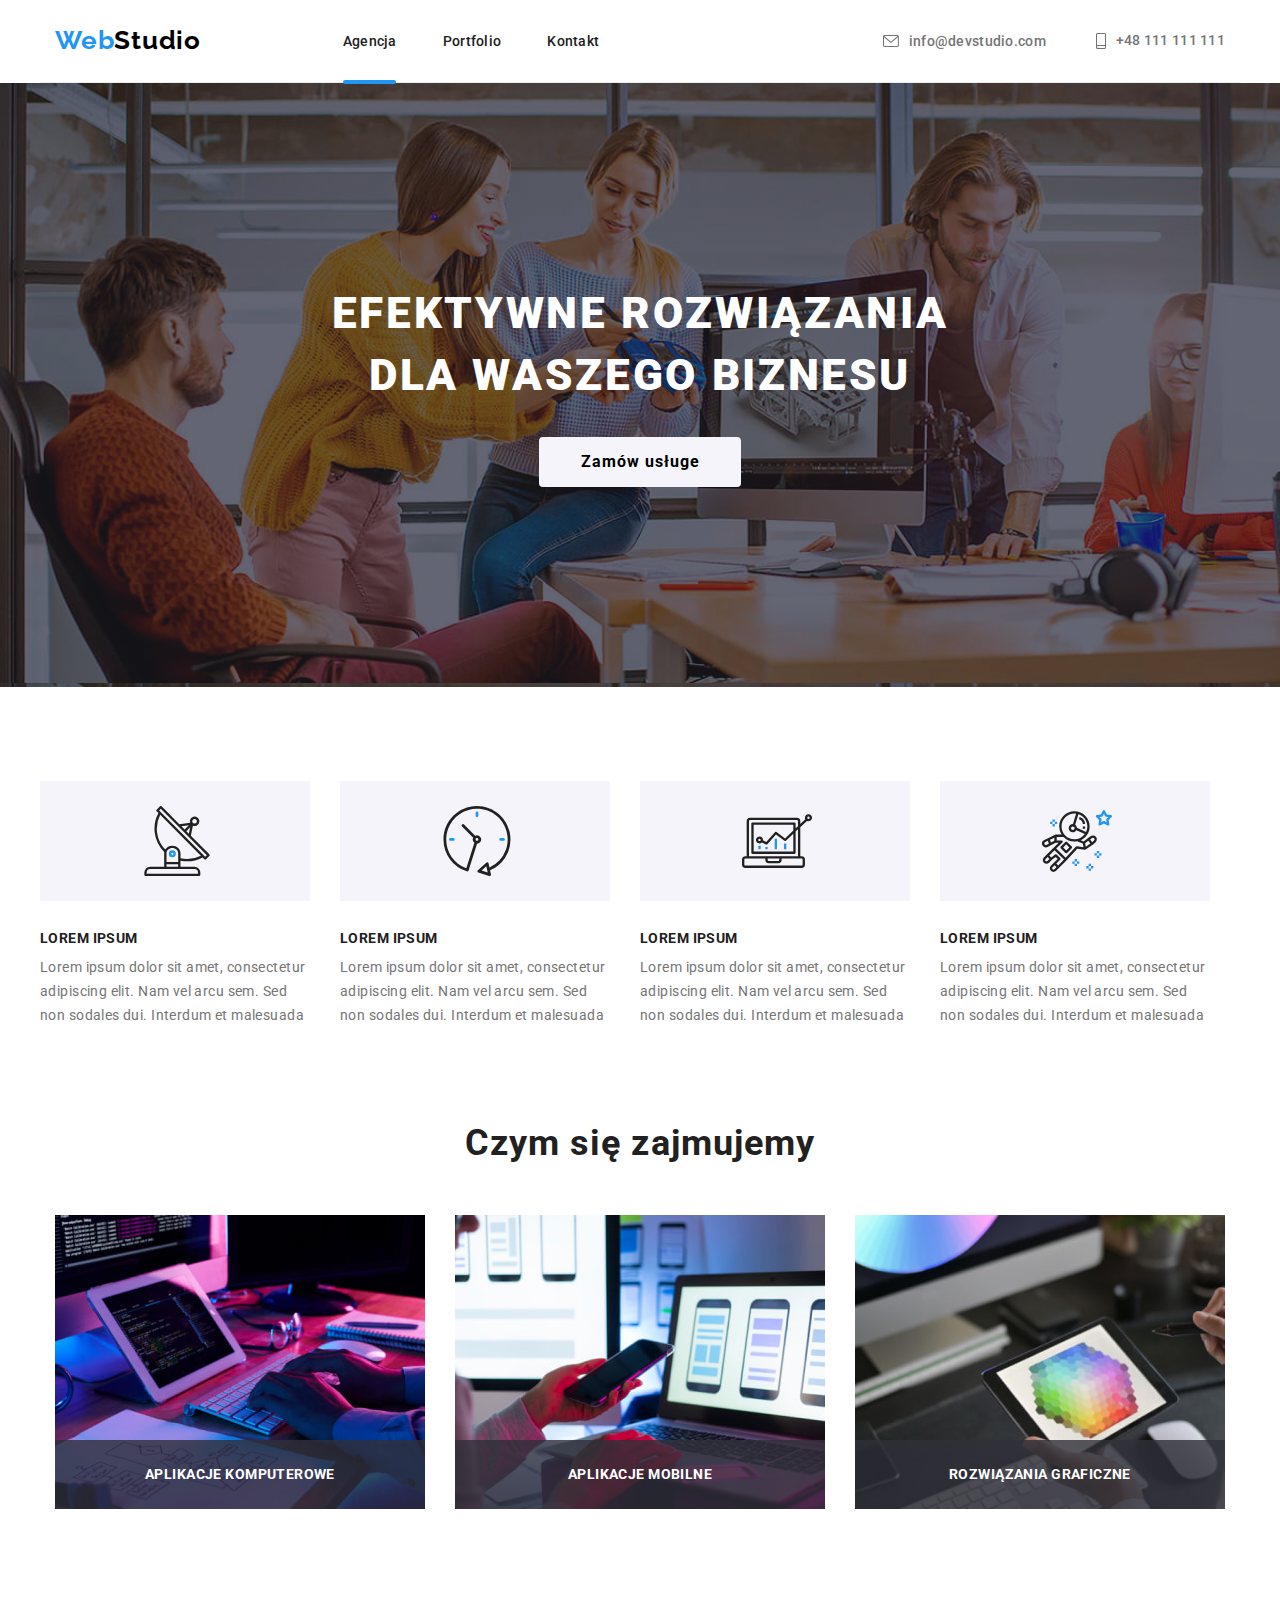
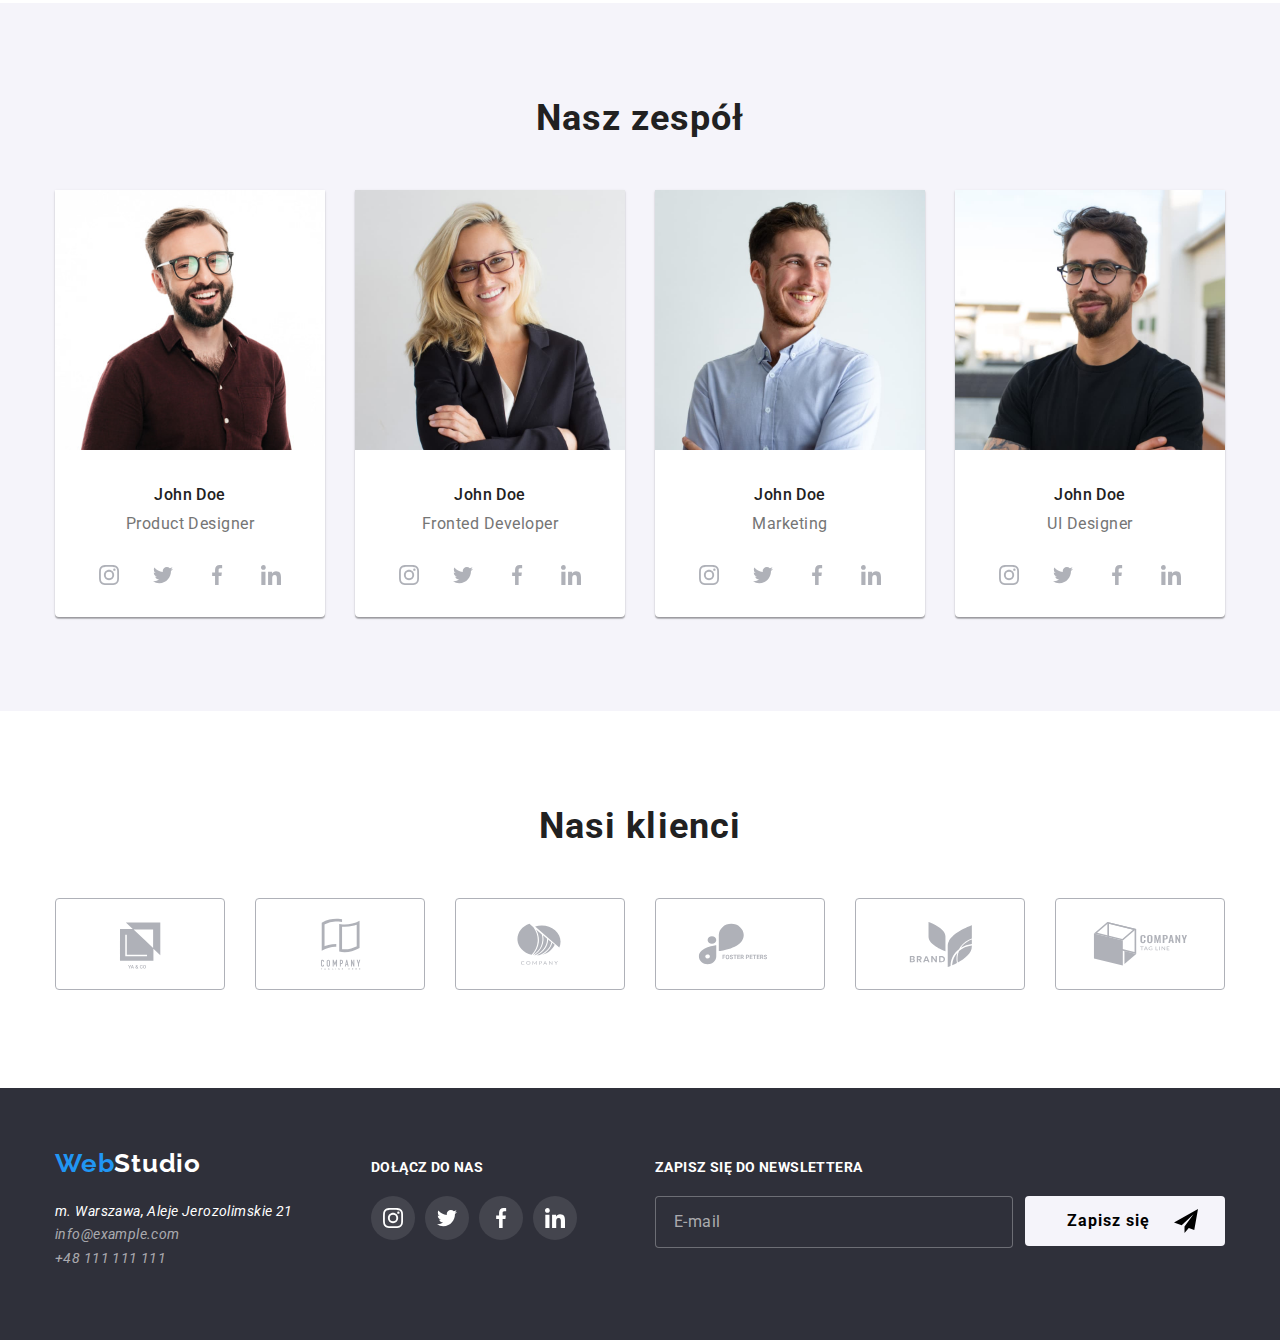
<file: index.html>
<!DOCTYPE html>
<html lang="pl">
  <head>
    <meta charset="UTF-8" />
    <meta http-equiv="X-UA-Compatible" content="IE=edge" />
    <meta name="viewport" content="width=device-width, initial-scale=1.0" />
    <title>EFEKTYWNE ROZWIĄZANIA DLA WASZEGO BIZNESU</title>
    <link rel="preconnect" href="https://fonts.googleapis.com" />
    <link rel="preconnect" href="https://fonts.gstatic.com" crossorigin />
    <link
      href="https://fonts.googleapis.com/css2?family=Raleway:wght@700&family=Roboto:wght@400;500;700;900&display=swap"
      rel="stylesheet"
    />
    <link rel="stylesheet" href="./css/modern-normalize.min.css" />

    <link rel="stylesheet" href="./css/main.min.css" />
  </head>
  <body>
    <header>
      <div class="container header">
        <nav class="logo">
          <a href="./index.html" class="link">
            <span class="logo__web">Web</span
            ><span class="logo__studio">Studio</span></a
          >
        </nav>
        <ul class="nav">
          <li class="nav__item nav__item--active">
            <a class="link nav__link" href="./index.html">Agencja</a>
          </li>
          <li>
            <a class="link nav__link" href="./portfolio.html">Portfolio</a>
          </li>
          <li><a class="link nav__link" href="#">Kontakt</a></li>
        </ul>
        <ul class="header__contact">
          <li>
            <a href="mailto:info@devstudio.com" class="link header__link">
              <svg width="16" height="12">
                <use href="./images/icons.svg#icon-envelope"></use>
              </svg>
              info@devstudio.com
            </a>
          </li>
          <li>
            <a href="tel:48111111111" class="link header__link">
              <svg width="10" height="16">
                <use href="./images/icons.svg#icon-smartphone"></use>
              </svg>
              +48 111 111 111
            </a>
          </li>
        </ul>
      </div>
    </header>
    <!--Menu-->
    <section class="main-section">
      <div class="main-section__box container">
        <h1 class="main-section__header">
          Efektywne rozwiązania dla waszego biznesu
        </h1>
        <button
          data-modal-open
          type="button"
          class="button main-section__button"
        >
          Zamów usługe
        </button>
      </div>
      <div class="backdrop is-hidden" data-modal>
        <div class="modal">
          <button type="button" class="modal__button" data-modal-close>
            <svg width="18" height="18" class="modal__icon">
              <use href="./images/icons.svg#icon-close"></use>
            </svg>
          </button>
          <form name="contact-data-form">
            <h3 class="modal__header">
              Zostaw swoje dane w formularzu poniżej
            </h3>
            <label for="name" class="modal__label">Imie</label>
            <label class="modal__label-box">
              <svg width="18" height="18">
                <use href="./images/icons.svg#icon-person"></use>
              </svg>
              <input type="text" name="name" class="modal__input" id="name" />
            </label>
            <label for="tel" class="modal__label">Telefon</label>
            <label class="modal__label-box">
              <svg width="18" height="18">
                <use href="./images/icons.svg#icon-phone"></use>
              </svg>
              <input type="tel" name="phone" class="modal__input" id="tel" />
            </label>
            <label for="email" class="modal__label">Email</label>
            <label class="modal__label-box">
              <svg width="18" height="18">
                <use href="./images/icons.svg#icon-email"></use>
              </svg>
              <input
                type="email"
                name="email"
                class="modal__input"
                id="email"
              />
            </label>
            <label for="comment" class="modal__label">Komentarz</label>
            <label class="modal__textarea">
              <textarea
                name="comment"
                class="textarea"
                placeholder="Wprowadź tekst"
                id="comment"
              ></textarea>
            </label>
            <div class="regulation">
              <div class="regulation__checkbox">
                <input type="checkbox" id="regulation" />
                <svg width="16" height="15" class="regulation__check">
                  <use href="./images/icons.svg#icon-vector"></use>
                </svg>
              </div>
              <label for="regulation" class="regulation__text"
                >Oświadczam iż akceptuję
                <a href="#" class="regulation__link">Regulamin</a> i
                <a href="#" class="regulation__link"
                  >Politykę Prywatności.</a
                ></label
              >
            </div>
            <div class="submit-box">
              <button type="submit" class="button submit-box__button">
                Wyślij
              </button>
            </div>
          </form>
        </div>
      </div>
    </section>
    <!--Nasze atuty-->
    <section class="section section--padding">
      <div class="container list-box">
        <div class="card">
          <a class="card__background">
            <svg width="70" height="70" class="card__icon">
              <use href="./images/icons.svg#icon-antenna"></use>
            </svg>
          </a>
          <h3 class="card__title">Lorem ipsum</h3>
          <p class="card__description">
            Lorem ipsum dolor sit amet, consectetur adipiscing elit. Nam vel
            arcu sem. Sed non sodales dui. Interdum et malesuada
          </p>
        </div>
        <div class="card">
          <a class="card__background">
            <svg width="70" height="70" class="card__icon">
              <use href="./images/icons.svg#icon-clock"></use>
            </svg>
          </a>
          <h3 class="card__title">Lorem ipsum</h3>
          <p class="card__description">
            Lorem ipsum dolor sit amet, consectetur adipiscing elit. Nam vel
            arcu sem. Sed non sodales dui. Interdum et malesuada
          </p>
        </div>
        <div class="card">
          <a class="card__background">
            <svg width="70" height="70" class="card__icon">
              <use href="./images/icons.svg#icon-diagram"></use>
            </svg>
          </a>
          <h3 class="card__title">Lorem ipsum</h3>
          <p class="card__description">
            Lorem ipsum dolor sit amet, consectetur adipiscing elit. Nam vel
            arcu sem. Sed non sodales dui. Interdum et malesuada
          </p>
        </div>
        <div class="card">
          <a class="card__background">
            <svg width="70" height="70" class="card__icon">
              <use href="./images/icons.svg#icon-astronaut"></use>
            </svg>
          </a>
          <h3 class="card__title">Lorem ipsum</h3>
          <p class="card__description">
            Lorem ipsum dolor sit amet, consectetur adipiscing elit. Nam vel
            arcu sem. Sed non sodales dui. Interdum et malesuada
          </p>
        </div>
      </div>
    </section>
    <!--Czym się zajmujemy-->
    <section class="section">
      <div class="container">
        <h2 class="section__header">Czym się zajmujemy</h2>
        <ul class="list-box">
          <li class="list-box__image">
            <img
              src="./images/aboutus/img1.jpg"
              alt="ręce człowieka piszące kod na komputerze"
              width="370"
              height="294"
            />
            <p class="list-box__description">Aplikacje komputerowe</p>
          </li>
          <li class="list-box__image">
            <img
              src="./images/aboutus/img2.jpg"
              alt="ręce człowieka trzymające telefon"
              width="370"
              height="294"
            />
            <p class="list-box__description">Aplikacje mobilne</p>
          </li>
          <li class="list-box__image">
            <img
              src="./images/aboutus/img3.jpg"
              alt="ręce człowieka trzymające tablet z paletą kolorów"
              width="370"
              height="294"
            />
            <p class="list-box__description">Rozwiązania graficzne</p>
          </li>
        </ul>
      </div>
    </section>
    <!--Nasz zespoł-->
    <section class="section section--team">
      <div class="container">
        <h2 class="section__header">Nasz zespół</h2>
        <ul class="list-box">
          <li class="list-box__business-card">
            <img
              src="./images/team/JohnDoe1.jpg"
              alt="zdjęcie Product Designer "
              width="270"
              height="260"
            />
            <div class="employees">
              <p class="employees__name">John Doe</p>
              <p class="employees__job">Product Designer</p>
            </div>
            <div class="icon-box">
              <a class="icon-box__social">
                <svg width="20" height="20">
                  <use href="./images/icons.svg#icon-instagram"></use>
                </svg>
              </a>
              <a class="icon-box__social">
                <svg width="20" height="20">
                  <use href="./images/icons.svg#icon-twitter"></use>
                </svg>
              </a>
              <a class="icon-box__social">
                <svg width="20" height="20">
                  <use href="./images/icons.svg#icon-facebook"></use>
                </svg>
              </a>
              <a class="icon-box__social">
                <svg width="20" height="20">
                  <use href="./images/icons.svg#icon-linkedin"></use>
                </svg>
              </a>
            </div>
          </li>
          <li class="list-box__business-card">
            <img
              src="./images/team/JohnDoe2.jpg"
              alt="zdjęcie Fronted Developer"
              width="270"
              height="260"
            />
            <div class="employees">
              <p class="employees__name">John Doe</p>
              <p class="employees__job">Fronted Developer</p>
            </div>
            <div class="icon-box">
              <a class="icon-box__social">
                <svg width="20" height="20">
                  <use href="./images/icons.svg#icon-instagram"></use>
                </svg>
              </a>
              <a class="icon-box__social">
                <svg width="20" height="20">
                  <use href="./images/icons.svg#icon-twitter"></use>
                </svg>
              </a>
              <a class="icon-box__social">
                <svg width="20" height="20">
                  <use href="./images/icons.svg#icon-facebook"></use>
                </svg>
              </a>
              <a class="icon-box__social">
                <svg width="20" height="20">
                  <use href="./images/icons.svg#icon-linkedin"></use>
                </svg>
              </a>
            </div>
          </li>
          <li class="list-box__business-card">
            <img
              src="./images/team/JohnDoe3.jpg"
              alt="Zdjęcie Marketingowca"
              width="270"
              height="260"
            />
            <div class="employees">
              <p class="employees__name">John Doe</p>
              <p class="employees__job">Marketing</p>
            </div>
            <div class="icon-box">
              <a class="icon-box__social">
                <svg width="20" height="20">
                  <use href="./images/icons.svg#icon-instagram"></use>
                </svg>
              </a>
              <a class="icon-box__social">
                <svg width="20" height="20">
                  <use href="./images/icons.svg#icon-twitter"></use>
                </svg>
              </a>
              <a class="icon-box__social">
                <svg width="20" height="20">
                  <use href="./images/icons.svg#icon-facebook"></use>
                </svg>
              </a>
              <a class="icon-box__social">
                <svg width="20" height="20">
                  <use href="./images/icons.svg#icon-linkedin"></use>
                </svg>
              </a>
            </div>
          </li>
          <li class="list-box__business-card">
            <img
              src="./images/team/JohnDoe4.jpg"
              alt="Zdjęcie UI Designer"
              width="270"
              height="260"
            />
            <div class="employees">
              <p class="employees__name">John Doe</p>
              <p class="employees__job">UI Designer</p>
            </div>
            <div class="icon-box">
              <a class="icon-box__social">
                <svg width="20" height="20">
                  <use href="./images/icons.svg#icon-instagram"></use>
                </svg>
              </a>
              <a class="icon-box__social">
                <svg width="20" height="20">
                  <use href="./images/icons.svg#icon-twitter"></use>
                </svg>
              </a>
              <a class="icon-box__social">
                <svg width="20" height="20">
                  <use href="./images/icons.svg#icon-facebook"></use>
                </svg>
              </a>
              <a class="icon-box__social">
                <svg width="20" height="20">
                  <use href="./images/icons.svg#icon-linkedin"></use>
                </svg>
              </a>
            </div>
          </li>
        </ul>
      </div>
    </section>

    <!--Nasi Klienci-->
    <section class="section">
      <div class="container">
        <h2 class="section__header">Nasi klienci</h2>
        <ul class="list-box">
          <li>
            <svg
              href="#"
              width="170"
              height="92"
              class="list-box__icon"
              tabinex="0"
            >
              <use
                href="./images/icons.svg#icon-Logo"
                x="32"
                y="16"
                width="106"
                height="60"
              ></use>
            </svg>
          </li>
          <li>
            <svg
              href="#"
              width="170"
              height="92"
              class="list-box__icon"
              tabinex="0"
            >
              <use
                href="./images/icons.svg#icon-Logo-1"
                x="32"
                y="16"
                width="106"
                height="60"
              ></use>
            </svg>
          </li>
          <li>
            <svg
              href="#"
              width="170"
              height="92"
              class="list-box__icon"
              tabinex="0"
            >
              <use
                href="./images/icons.svg#icon-Logo-2"
                x="32"
                y="16"
                width="106"
                height="60"
              ></use>
            </svg>
          </li>
          <li>
            <svg
              href="#"
              width="170"
              height="92"
              class="list-box__icon"
              tabinex="0"
            >
              <use
                href="./images/icons.svg#icon-Logo-3"
                x="32"
                y="16"
                width="106"
                height="60"
              ></use>
            </svg>
          </li>
          <li>
            <svg
              href="#"
              width="170"
              height="92"
              class="list-box__icon"
              tabinex="0"
            >
              <use
                href="./images/icons.svg#icon-Logo-4"
                x="32"
                y="16"
                width="106"
                height="60"
              ></use>
            </svg>
          </li>
          <li>
            <svg
              href="#"
              width="170"
              height="92"
              class="list-box__icon"
              tabinex="0"
            >
              <use
                href="./images/icons.svg#icon-Logo-5"
                x="32"
                y="16"
                width="106"
                height="60"
              ></use>
            </svg>
          </li>
        </ul>
      </div>
    </section>

    <footer class="footer">
      <div class="container footer__box">
        <div class="footer__contact">
          <div class="logo logo--padding">
            <a href="./index.html" class="link"
              ><span class="logo__web">Web</span
              ><span class="logo__studio logo__studio--color">Studio</span></a
            >
          </div>
          <address>
            <ul class="footer__address">
              <li>
                <a
                  class="link footer__link"
                  href="https://goo.gl/maps/kKp96PenNTTpiVe27"
                  >m. Warszawa, Aleje Jerozolimskie 21</a
                >
              </li>
              <li>
                <a
                  class="link footer__link footer__link--color"
                  href="mailto:info@example.com"
                  >info@example.com</a
                >
              </li>
              <li>
                <a
                  class="link footer__link footer__link--color"
                  href="tel:48111111111"
                  >+48 111 111 111</a
                >
              </li>
            </ul>
          </address>
        </div>
        <div class="footer__social">
          <h3 class="footer__header">Dołącz do nas</h3>
          <div class="icon">
            <a class="icon__footer">
              <svg width="20" height="20">
                <use href="./images/icons.svg#icon-instagram"></use>
              </svg>
            </a>
            <a class="icon__footer">
              <svg width="20" height="20">
                <use href="./images/icons.svg#icon-twitter"></use>
              </svg>
            </a>
            <a class="icon__footer">
              <svg width="20" height="20">
                <use href="./images/icons.svg#icon-facebook"></use>
              </svg>
            </a>
            <a class="icon__footer">
              <svg width="20" height="20">
                <use href="./images/icons.svg#icon-linkedin"></use>
              </svg>
            </a>
          </div>
        </div>
        <div class="footer__button-box">
          <form>
            <label class="footer__header">Zapisz się do newslettera</label>
            <label class="footer__label"
              ><input
                type="email"
                name="email-newsletter"
                placeholder="E-mail"
                class="footer__input"
            /></label>
          </form>
          <button type="submit" class="button footer__button">
            Zapisz się
            <svg width="24" height="24" class="button__icon">
              <use href="./images/icons.svg#icon-send"></use>
            </svg>
          </button>
        </div>
      </div>
    </footer>
    <script src="./modal.js"></script>
  </body>
</html>
</file>
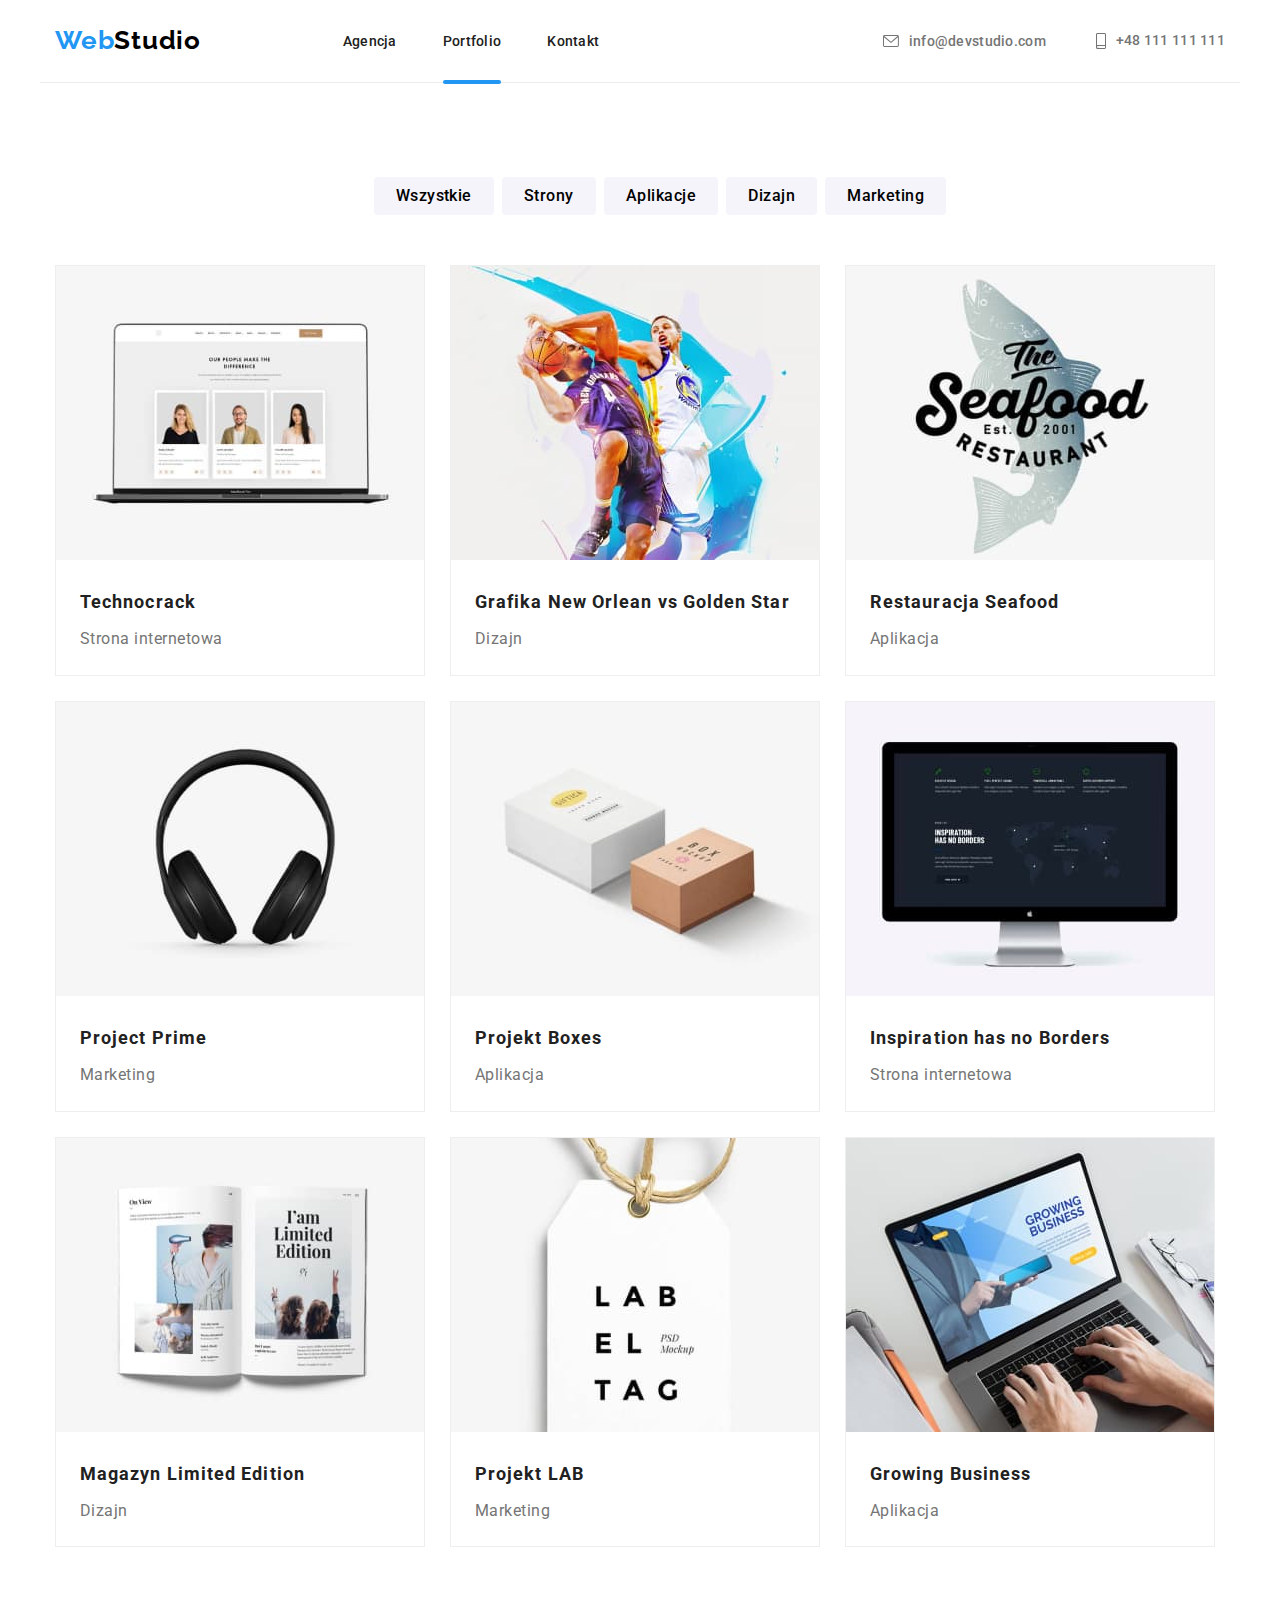
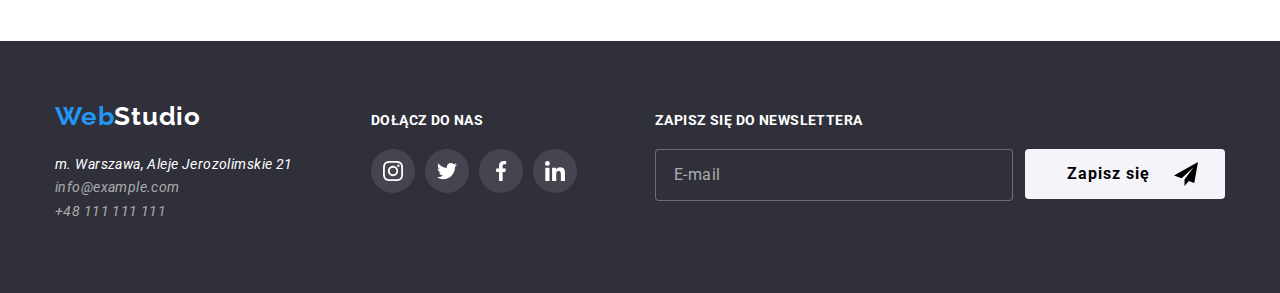
<file: portfolio.html>
<!DOCTYPE html>
<html lang="pl">
  <head>
    <meta charset="UTF-8" />
    <meta http-equiv="X-UA-Compatible" content="IE=edge" />
    <meta name="viewport" content="width=device-width, initial-scale=1.0" />
    <title>PORTFOLIO</title>
    <link rel="preconnect" href="https://fonts.googleapis.com" />
    <link rel="preconnect" href="https://fonts.gstatic.com" crossorigin />
    <link
      href="https://fonts.googleapis.com/css2?family=Raleway:wght@700&family=Roboto:wght@400;500;700;900&display=swap"
      rel="stylesheet"
    />
    <link rel="stylesheet" href="./css/modern-normalize.min.css" />

    <link rel="stylesheet" href="./css/main.min.css" />
  </head>
  <body>
    <header>
      <div class="container header">
        <nav class="logo">
          <a href="./index.html" class="link">
            <span class="logo__web">Web</span
            ><span class="logo__studio">Studio</span></a
          >
        </nav>
        <ul class="nav">
          <li>
            <a class="link nav__link" href="./index.html">Agencja</a>
          </li>
          <li class="nav__item nav__item--active nav__item--width">
            <a class="link nav__link" href="./portfolio.html">Portfolio</a>
          </li>
          <li><a class="link nav__link" href="#">Kontakt</a></li>
        </ul>
        <ul class="header__contact">
          <li>
            <a href="mailto:info@devstudio.com" class="link header__link">
              <svg width="16" height="12">
                <use href="./images/icons.svg#icon-envelope"></use>
              </svg>
              info@devstudio.com
            </a>
          </li>
          <li>
            <a href="tel:48111111111" class="link header__link">
              <svg width="10" height="16">
                <use href="./images/icons.svg#icon-smartphone"></use>
              </svg>
              +48 111 111 111
            </a>
          </li>
        </ul>
      </div>
    </header>
    <!--Menu-->
    <div clas="container">
      <ul class="menu">
        <li>
          <button class="button menu__button" type="button">Wszystkie</button>
        </li>
        <li>
          <button class="button menu__button" type="button">Strony</button>
        </li>
        <li>
          <button class="button menu__button" type="button">Aplikacje</button>
        </li>
        <li>
          <button class="button menu__button" type="button">Dizajn</button>
        </li>
        <li>
          <button class="button menu__button" type="button">Marketing</button>
        </li>
      </ul>
    </div>
    <!--Projekty-->
    <section>
      <div class="container">
        <ul class="gallery">
          <li class="gallery__card">
            <div class="gallery__image">
              <img
                src="./images/portfolio/Technocrack.jpg"
                alt="Strona internetowa pokazana w ekranie laptopa"
                width="370"
                height="294"
              />
              <p class="gallery__description">
                Technocrack jest popularną platformą wykorzystywaną do
                rozpowszechniania koronawirusa. Firmy wykorzystują tę platformę
                do celów szpiegowskich i ataków na niezabezpieczone serwery
                konkurencji.
              </p>
            </div>
            <p class="gallery__title">Technocrack</p>
            <p class="gallery__type">Strona internetowa</p>
          </li>
          <li class="gallery__card">
            <div class="gallery__image">
              <img
                src="./images/portfolio/grafikaneworlean.jpg"
                alt="Dwóch mężczyzn grających w koszykówkę"
                width="370"
                height="294"
              />
              <p class="gallery__description">
                Technocrack jest popularną platformą wykorzystywaną do
                rozpowszechniania koronawirusa. Firmy wykorzystują tę platformę
                do celów szpiegowskich i ataków na niezabezpieczone serwery
                konkurencji.
              </p>
            </div>
            <p class="gallery__title">Grafika New Orlean vs Golden Star</p>
            <p class="gallery__type">Dizajn</p>
          </li>
          <li class="gallery__card">
            <div class="gallery__image">
              <img
                src="./images/portfolio/seafood.jpg"
                alt="Logo aplikacji dla restauracji Seafood"
                width="370"
                height="294"
              />
              <p class="gallery__description">
                Technocrack jest popularną platformą wykorzystywaną do
                rozpowszechniania koronawirusa. Firmy wykorzystują tę platformę
                do celów szpiegowskich i ataków na niezabezpieczone serwery
                konkurencji.
              </p>
            </div>
            <p class="gallery__title">Restauracja Seafood</p>
            <p class="gallery__type">Aplikacja</p>
          </li>
          <li class="gallery__card">
            <div class="gallery__image">
              <img
                src="./images/portfolio/prime.jpg"
                alt="Czarne słuchawki nauszne"
                width="370"
                height="294"
              />
              <p class="gallery__description">
                Technocrack jest popularną platformą wykorzystywaną do
                rozpowszechniania koronawirusa. Firmy wykorzystują tę platformę
                do celów szpiegowskich i ataków na niezabezpieczone serwery
                konkurencji.
              </p>
            </div>
            <p class="gallery__title">Project Prime</p>
            <p class="gallery__type">Marketing</p>
          </li>
          <li class="gallery__card">
            <div class="gallery__image">
              <img
                src="./images/portfolio/box.jpg"
                alt="Dwa pudełka ułożone prostopadle do siebie"
                width="370"
                height="294"
              />
              <p class="gallery__description">
                Technocrack jest popularną platformą wykorzystywaną do
                rozpowszechniania koronawirusa. Firmy wykorzystują tę platformę
                do celów szpiegowskich i ataków na niezabezpieczone serwery
                konkurencji.
              </p>
            </div>
            <p class="gallery__title">Projekt Boxes</p>
            <p class="gallery__type">Aplikacja</p>
          </li>
          <li class="gallery__card">
            <div class="gallery__image">
              <img
                src="./images/portfolio/inspirationhasnoborders.jpg"
                alt="Strona internetowa pokazana w ekranie komputera"
                width="370"
                height="294"
              />
              <p class="gallery__description">
                Technocrack jest popularną platformą wykorzystywaną do
                rozpowszechniania koronawirusa. Firmy wykorzystują tę platformę
                do celów szpiegowskich i ataków na niezabezpieczone serwery
                konkurencji.
              </p>
            </div>
            <p class="gallery__title">Inspiration has no Borders</p>
            <p class="gallery__type">Strona internetowa</p>
          </li>
          <li class="gallery__card">
            <div class="gallery__image">
              <img
                src="./images/portfolio/magazinelimitededition.jpg"
                alt="Magazn w wersji papierowej ze zdjęciami damskich włosów"
                width="370"
                height="294"
              />
              <p class="gallery__description">
                Technocrack jest popularną platformą wykorzystywaną do
                rozpowszechniania koronawirusa. Firmy wykorzystują tę platformę
                do celów szpiegowskich i ataków na niezabezpieczone serwery
                konkurencji.
              </p>
            </div>
            <p class="gallery__title">Magazyn Limited Edition</p>
            <p class="gallery__type">Dizajn</p>
          </li>
          <li class="gallery__card">
            <div class="gallery__image">
              <img
                src="./images/portfolio/projectlab.jpg"
                alt="Biała metka z napisem Lab el tag"
                width="370"
                height="294"
              />
              <p class="gallery__description">
                Technocrack jest popularną platformą wykorzystywaną do
                rozpowszechniania koronawirusa. Firmy wykorzystują tę platformę
                do celów szpiegowskich i ataków na niezabezpieczone serwery
                konkurencji.
              </p>
            </div>
            <p class="gallery__title">Projekt LAB</p>
            <p class="gallery__type">Marketing</p>
          </li>
          <li class="gallery__card">
            <div class="gallery__image">
              <img
                src="./images/portfolio/growingbusiness.jpg"
                alt="Strona główna aplikacji dla firmy Growing Business"
                width="370"
                height="294"
              />
              <p class="gallery__description">
                Technocrack jest popularną platformą wykorzystywaną do
                rozpowszechniania koronawirusa. Firmy wykorzystują tę platformę
                do celów szpiegowskich i ataków na niezabezpieczone serwery
                konkurencji.
              </p>
            </div>
            <p class="gallery__title">Growing Business</p>
            <p class="gallery__type">Aplikacja</p>
          </li>
        </ul>
      </div>
    </section>
    <footer class="footer">
      <div class="container footer__box">
        <div class="footer__contact">
          <div class="logo logo--padding">
            <a href="./index.html" class="link"
              ><span class="logo__web">Web</span
              ><span class="logo__studio logo__studio--color">Studio</span></a
            >
          </div>
          <address>
            <ul class="footer__address">
              <li>
                <a
                  class="link footer__link"
                  href="https://goo.gl/maps/kKp96PenNTTpiVe27"
                  >m. Warszawa, Aleje Jerozolimskie 21</a
                >
              </li>
              <li>
                <a
                  class="link footer__link footer__link--color"
                  href="mailto:info@example.com"
                  >info@example.com</a
                >
              </li>
              <li>
                <a
                  class="link footer__link footer__link--color"
                  href="tel:48111111111"
                  >+48 111 111 111</a
                >
              </li>
            </ul>
          </address>
        </div>
        <div class="footer__social">
          <h3 class="footer__header">Dołącz do nas</h3>
          <div class="icon">
            <a class="icon__footer">
              <svg width="20" height="20">
                <use href="./images/icons.svg#icon-instagram"></use>
              </svg>
            </a>
            <a class="icon__footer">
              <svg width="20" height="20">
                <use href="./images/icons.svg#icon-twitter"></use>
              </svg>
            </a>
            <a class="icon__footer">
              <svg width="20" height="20">
                <use href="./images/icons.svg#icon-facebook"></use>
              </svg>
            </a>
            <a class="icon__footer">
              <svg width="20" height="20">
                <use href="./images/icons.svg#icon-linkedin"></use>
              </svg>
            </a>
          </div>
        </div>
        <div class="footer__button-box">
          <form>
            <label class="footer__header">Zapisz się do newslettera</label>
            <label class="footer__label"
              ><input
                type="email"
                name="email-newsletter"
                placeholder="E-mail"
                class="footer__input"
            /></label>
          </form>
          <button type="submit" class="button footer__button">
            Zapisz się
            <svg width="24" height="24" class="button__icon">
              <use href="./images/icons.svg#icon-send"></use>
            </svg>
          </button>
        </div>
      </div>
    </footer>
  </body>
</html>
</file>
<file: css/main.min.css>
.employees {
  line-height: 1.2;
  letter-spacing: 0.03em;
  text-align: center;
  white-space: nowrap;
  font-size: 16px;
}
.employees__name {
  font-weight: 500;
  padding: 30px 99px 10px 99px;
}
.employees__job {
  color: #757575;
  font-weight: 400;
}

.container {
  max-width: 1200px;
  margin: 0 auto;
  padding: 0px 15px;
}

.header {
  border-bottom: 1px solid #ececec;
  padding-top: 0px;
  display: -webkit-box;
  display: -ms-flexbox;
  display: flex;
  -webkit-box-pack: justify;
  -ms-flex-pack: justify;
  justify-content: space-between;
}
.header__contact {
  display: -webkit-box;
  display: -ms-flexbox;
  display: flex;
  list-style-type: none;
  -webkit-box-align: center;
  -ms-flex-align: center;
  align-items: center;
  -webkit-column-gap: 50px;
  -moz-column-gap: 50px;
  column-gap: 50px;
  padding-left: 0;
  padding-top: 32px;
  padding-bottom: 32px;
}
.header__link {
  color: #757575;
  fill: #757575;
  display: -webkit-box;
  display: -ms-flexbox;
  display: flex;
  -webkit-column-gap: 10px;
  -moz-column-gap: 10px;
  column-gap: 10px;
  -webkit-box-align: center;
  -ms-flex-align: center;
  align-items: center;
}

.logo {
  display: -webkit-box;
  display: -ms-flexbox;
  display: flex;
  -webkit-box-align: center;
  -ms-flex-align: center;
  align-items: center;
  padding-top: 24px;
  padding-bottom: 25px;
  -webkit-box-flex: 1;
  -ms-flex-positive: 1;
  flex-grow: 1;
}
.logo__web {
  color: #2196f3;
  font-family: "Raleway";
  font-weight: 700;
  font-size: 26px;
  line-height: 1.2;
  letter-spacing: 0.03em;
}
.logo__studio {
  color: #000000;
  font-family: "Raleway";
  font-weight: 700;
  font-size: 26px;
  line-height: 1.2;
  letter-spacing: 0.03em;
}
.logo__studio--color {
  color: #ffffff;
}
.logo--padding {
  padding: 0;
}

.nav {
  display: -webkit-box;
  display: -ms-flexbox;
  display: flex;
  list-style-type: none;
  -webkit-box-align: center;
  -ms-flex-align: center;
  align-items: center;
  -webkit-column-gap: 46px;
  -moz-column-gap: 46px;
  column-gap: 46px;
  padding-left: 0;
  padding-top: 32px;
  padding-bottom: 32px;
  -webkit-box-flex: 2;
  -ms-flex-positive: 2;
  flex-grow: 2;
}
.nav__link {
  color: #212121;
}
.nav__item {
  position: relative;
}
.nav__item--active::after {
  content: "";
  position: absolute;
  top: 48px;
  left: 0;
  width: 53px;
  height: 4px;
  border-radius: 2px;
  background-color: #2196f3;
}
.nav__item--width::after {
  width: 58px;
}

.link {
  text-decoration: none;
  font-weight: 500;
  font-size: 14px;
  line-height: 1.1;
  letter-spacing: 0.02em;
  -webkit-transition-property: fill, color;
  transition-property: fill, color;
  -webkit-transition-duration: 250ms;
  transition-duration: 250ms;
  -webkit-transition-timing-function: cubic-bezier(0.4, 0, 0.2, 1);
  transition-timing-function: cubic-bezier(0.4, 0, 0.2, 1);
}
.link:hover,
.link:focus {
  color: #2196f3;
  fill: #2196f3;
}

.button {
  background-color: #f5f4fa;
  border-radius: 4px;
  font-size: 16px;
  -webkit-box-align: center;
  -ms-flex-align: center;
  align-items: center;
  text-align: center;
  border: none;
  cursor: pointer;
  font-weight: 700;
  line-height: 1.9;
  letter-spacing: 0.06em;
  -webkit-transition-property: color, background-color, fill, -webkit-box-shadow;
  transition-property: color, background-color, fill, -webkit-box-shadow;
  transition-property: color, background-color, fill, box-shadow;
  transition-property: color, background-color, fill, box-shadow,
    -webkit-box-shadow;
  -webkit-transition-duration: 250ms;
  transition-duration: 250ms;
  -webkit-transition-timing-function: cubic-bezier(0.4, 0, 0.2, 1);
  transition-timing-function: cubic-bezier(0.4, 0, 0.2, 1);
}
.button:hover,
.button:focus {
  color: #ffffff;
  background-color: #2196f3;
  fill: #ffffff;
  -webkit-box-shadow: 0px 4px 4px rgba(0, 0, 0, 0.15);
  box-shadow: 0px 4px 4px rgba(0, 0, 0, 0.15);
}
.button__icon {
  margin-left: 24px;
}

.backdrop {
  position: fixed;
  top: 0;
  left: 0;
  right: 0;
  bottom: 0;
  width: 100%;
  height: 100%;
  background-color: rgba(0, 0, 0, 0.2);
  z-index: 2;
}

.is-hidden {
  visibility: hidden;
  opacity: 0;
  pointer-events: none;
}

.is-hidden .modal {
  -webkit-transform: translate(0%, 0%) scale(0);
  transform: translate(0%, 0%) scale(0);
}

.modal {
  width: 528px;
  position: relative;
  top: 50%;
  left: 50%;
  right: 50%;
  background: #ffffff;
  -webkit-box-shadow: 0px 1px 3px rgba(0, 0, 0, 0.12),
    0px 1px 1px rgba(0, 0, 0, 0.14), 0px 2px 1px rgba(0, 0, 0, 0.2);
  box-shadow: 0px 1px 3px rgba(0, 0, 0, 0.12), 0px 1px 1px rgba(0, 0, 0, 0.14),
    0px 2px 1px rgba(0, 0, 0, 0.2);
  border-radius: 4px;
  -webkit-transform: translate(-50%, -50%) scale(1);
  transform: translate(-50%, -50%) scale(1);
  -webkit-transition-property: -webkit-transform;
  transition-property: -webkit-transform;
  transition-property: transform;
  transition-property: transform, -webkit-transform;
  -webkit-transition-duration: 0.6s;
  transition-duration: 0.6s;
  -webkit-transition-timing-function: ease-in;
  transition-timing-function: ease-in;
  padding: 40px 40px 40px 40px;
}
.modal__button {
  width: 30px;
  height: 30px;
  border-radius: 50%;
  border: 1px solid rgba(0, 0, 0, 0.1);
  background: #ffffff;
  display: -webkit-box;
  display: -ms-flexbox;
  display: flex;
  -webkit-box-align: center;
  -ms-flex-align: center;
  align-items: center;
  position: absolute;
  top: 8px;
  right: 8px;
  -webkit-transition-property: fill, border;
  transition-property: fill, border;
  -webkit-transition-duration: 250ms;
  transition-duration: 250ms;
  -webkit-transition-timing-function: cubic-bezier(0.4, 0, 0.2, 1);
  transition-timing-function: cubic-bezier(0.4, 0, 0.2, 1);
}
.modal__button:hover,
.modal__button:focus {
  cursor: pointer;
  fill: #2196f3;
  border: 1px solid #2196f3;
}
.modal__icon {
  padding: 9px, 9px, 10px, 10px;
}
.modal__label {
  font-weight: 400;
  font-size: 12px;
  line-height: 1.2;
  letter-spacing: 0.01em;
  color: #757575;
  display: -webkit-box;
  display: -ms-flexbox;
  display: flex;
  margin-bottom: 4px;
  margin-top: 10px;
}
.modal__label-box {
  display: -webkit-box;
  display: -ms-flexbox;
  display: flex;
  border: 1px solid rgba(33, 33, 33, 0.2);
  border-radius: 4px;
  padding: 11px 0px 11px 12px;
  max-height: 40px;
  -webkit-transition-property: border-color, fill;
  transition-property: border-color, fill;
  -webkit-transition-duration: 250ms;
  transition-duration: 250ms;
  -webkit-transition-timing-function: cubic-bezier(0.4, 0, 0.2, 1);
  transition-timing-function: cubic-bezier(0.4, 0, 0.2, 1);
}
.modal__input {
  border: none;
  width: 100%;
}
.modal__input:focus,
.modal__input:hover {
  outline: none;
}
.modal__label-box:focus-within {
  border-color: #2196f3;
  fill: #2196f3;
}
.modal__textarea:focus-within {
  border-color: #2196f3;
  fill: #2196f3;
}
.modal__textarea {
  display: -webkit-box;
  display: -ms-flexbox;
  display: flex;
  border: 1px solid rgba(33, 33, 33, 0.2);
  border-radius: 4px;
  height: 120px;
  -webkit-transition-property: border-color, fill;
  transition-property: border-color, fill;
  -webkit-transition-duration: 250ms;
  transition-duration: 250ms;
  -webkit-transition-timing-function: cubic-bezier(0.4, 0, 0.2, 1);
  transition-timing-function: cubic-bezier(0.4, 0, 0.2, 1);
}
.modal__header {
  font-weight: 700;
  font-size: 20px;
  line-height: 1.2;
  text-align: center;
  letter-spacing: 0.03em;
  margin-top: 2px;
  margin-bottom: 2px;
  display: -webkit-box;
  display: -ms-flexbox;
  display: flex;
  -webkit-box-pack: center;
  -ms-flex-pack: center;
  justify-content: center;
}

.main-section {
  background-color: #2f303a;
  background-image: -webkit-gradient(
      linear,
      left top,
      left bottom,
      from(rgba(47, 48, 58, 0.4)),
      to(rgba(47, 48, 58, 0.4))
    ),
    url("../images/main/mainimages.jpg");
  background-image: linear-gradient(
      to bottom,
      rgba(47, 48, 58, 0.4),
      rgba(47, 48, 58, 0.4)
    ),
    url("../images/main/mainimages.jpg");
  display: -webkit-box;
  display: -ms-flexbox;
  display: flex;
  -webkit-box-orient: vertical;
  -webkit-box-direction: normal;
  -ms-flex-direction: column;
  flex-direction: column;
  -webkit-box-align: center;
  -ms-flex-align: center;
  align-items: center;
  -webkit-box-pack: center;
  -ms-flex-pack: center;
  justify-content: center;
  gap: 30px;
  padding-top: 200px;
  padding-bottom: 200px;
}
.main-section__button {
  padding: 10px 41px 10px 42px;
}
.main-section__header {
  color: #ffffff;
  font-weight: 900;
  font-size: 44px;
  line-height: 1.4;
  text-align: center;
  letter-spacing: 0.06em;
  text-transform: uppercase;
  max-width: 696px;
  margin-top: 0;
  margin-bottom: 30px;
}
.main-section__box {
  display: -webkit-box;
  display: -ms-flexbox;
  display: flex;
  -webkit-box-orient: vertical;
  -webkit-box-direction: normal;
  -ms-flex-direction: column;
  flex-direction: column;
  -webkit-box-align: center;
  -ms-flex-align: center;
  align-items: center;
}

.textarea {
  resize: none;
  border: none;
  width: 416px;
  height: 96px;
  margin: 12px 16px 12px 16px;
  padding: 0;
}
.textarea:focus,
.textarea:hover {
  outline: none;
  border: none;
}
.textarea::-webkit-input-placeholder {
  color: rgba(117, 117, 117, 0.5);
  font-weight: 400;
  font-size: 12px;
  font-family: "Roboto";
  font-style: normal;
  line-height: 1.2;
  letter-spacing: 0.01em;
}
.textarea::-moz-placeholder {
  color: rgba(117, 117, 117, 0.5);
  font-weight: 400;
  font-size: 12px;
  font-family: "Roboto";
  font-style: normal;
  line-height: 1.2;
  letter-spacing: 0.01em;
}
.textarea:-ms-input-placeholder {
  color: rgba(117, 117, 117, 0.5);
  font-weight: 400;
  font-size: 12px;
  font-family: "Roboto";
  font-style: normal;
  line-height: 1.2;
  letter-spacing: 0.01em;
}
.textarea::-ms-input-placeholder {
  color: rgba(117, 117, 117, 0.5);
  font-weight: 400;
  font-size: 12px;
  font-family: "Roboto";
  font-style: normal;
  line-height: 1.2;
  letter-spacing: 0.01em;
}
.textarea::placeholder {
  color: rgba(117, 117, 117, 0.5);
  font-weight: 400;
  font-size: 12px;
  font-family: "Roboto";
  font-style: normal;
  line-height: 1.2;
  letter-spacing: 0.01em;
}

.regulation {
  display: -webkit-box;
  display: -ms-flexbox;
  display: flex;
}
.regulation__checkbox {
  position: relative;
  border: 1px solid black;
  border-radius: 2px;
  width: 16px;
  height: 15px;
  margin-right: 7px;
  margin-top: 25px;
  margin-left: 14px;
}
.regulation__check {
  position: absolute;
  pointer-events: none;
  top: -1px;
  bottom: -1px;
  right: -1px;
  left: -1px;
  display: none;
  width: 16px;
  height: 16px;
  background-color: #2196f3;
  border-radius: 2px;
  fill: #ffffff;
}
.regulation__checkbox input[type="checkbox"] {
  opacity: 0;
  cursor: pointer;
}
.regulation__checkbox input[type="checkbox"]:checked + .regulation__check {
  display: -webkit-box;
  display: -ms-flexbox;
  display: flex;
}
.regulation__text {
  font-weight: 400;
  font-size: 14px;
  line-height: 1.7;
  letter-spacing: 0.03em;
  margin-top: 20px;
  -webkit-box-align: center;
  -ms-flex-align: center;
  align-items: center;
  color: #757575;
  cursor: pointer;
}
.regulation__link {
  color: #2196f3;
}

.submit-box {
  display: -webkit-box;
  display: -ms-flexbox;
  display: flex;
  -webkit-box-pack: center;
  -ms-flex-pack: center;
  justify-content: center;
}
.submit-box__button {
  padding: 10px 76px 10px 76px;
  margin-top: 30px;
}

.section {
  padding-top: 94px;
  padding-bottom: 94px;
}
.section--padding {
  padding-bottom: 0px;
}
.section__header {
  font-weight: 700;
  font-size: 36px;
  line-height: 1.2;
  text-align: center;
  letter-spacing: 0.03em;
  padding-bottom: 50px;
}
.section--team {
  background-color: #f5f4fa;
}

.list-box {
  display: -webkit-box;
  display: -ms-flexbox;
  display: flex;
  list-style-type: none;
  -webkit-column-gap: 30px;
  -moz-column-gap: 30px;
  column-gap: 30px;
  padding: 0;
}
.list-box__image {
  -ms-flex-preferred-size: calc((100% - 60px) / 3);
  flex-basis: calc((100% - 60px) / 3);
  position: relative;
  max-width: 370px;
  max-height: 294px;
}
.list-box__description {
  position: absolute;
  bottom: 0;
  left: 0;
  right: 0;
  background-color: rgba(47, 48, 58, 0.8);
  color: #ffffff;
  text-align: center;
  padding: 27px 90px 27px 90px;
  font-weight: 700;
  font-size: 14px;
  line-height: 1.1;
  letter-spacing: 0.03em;
  text-transform: uppercase;
}
.list-box__business-card {
  -ms-flex-preferred-size: calc((100% - 90px) / 4);
  flex-basis: calc((100% - 90px) / 4);
  list-style: none;
  background-color: #ffffff;
  -webkit-box-shadow: 0px 1px 3px rgba(0, 0, 0, 0.12),
    0px 1px 1px rgba(0, 0, 0, 0.14), 0px 2px 1px rgba(0, 0, 0, 0.2);
  box-shadow: 0px 1px 3px rgba(0, 0, 0, 0.12), 0px 1px 1px rgba(0, 0, 0, 0.14),
    0px 2px 1px rgba(0, 0, 0, 0.2);
  border-radius: 0px 0px 4px 4px;
}
.list-box__icon {
  border: 1px solid #afb1b8;
  border-radius: 4px;
  fill: #afb1b8;
  cursor: pointer;
  -webkit-transition-property: fill;
  transition-property: fill;
  -webkit-transition-duration: 250ms;
  transition-duration: 250ms;
  -webkit-transition-timing-function: cubic-bezier(0.4, 0, 0.2, 1);
  transition-timing-function: cubic-bezier(0.4, 0, 0.2, 1);
}
.list-box__icon:hover,
.list-box__icon:focus {
  fill: #2196f3;
  border: 1px solid #2196f3;
}

.card {
  display: -webkit-box;
  display: -ms-flexbox;
  display: flex;
  -ms-flex-wrap: wrap;
  flex-wrap: wrap;
  list-style: none;
  row-gap: 10px;
  max-width: 270px;
}
.card__background {
  width: 270px;
  height: 120px;
  background-color: #f5f4fa;
}
.card__icon {
  margin-top: 25px;
  margin-right: 102px;
  margin-bottom: 25px;
  margin-left: 102px;
}
.card__title {
  font-weight: 700;
  font-size: 14px;
  line-height: 1.1;
  letter-spacing: 0.03em;
  text-transform: uppercase;
  padding-top: 20px;
}
.card__description {
  color: #757575;
  font-weight: 400;
  font-size: 14px;
  line-height: 1.7;
  letter-spacing: 0.03em;
}

.icon-box {
  margin: 20px 32px;
  display: -webkit-box;
  display: -ms-flexbox;
  display: flex;
  -webkit-box-pack: justify;
  -ms-flex-pack: justify;
  justify-content: space-between;
}
.icon-box__social {
  fill: #afb1b8;
  padding: 12px;
  display: -webkit-box;
  display: -ms-flexbox;
  display: flex;
  width: 44px;
  height: 44px;
  border-radius: 50%;
  -webkit-transition-property: fill, background-color;
  transition-property: fill, background-color;
  -webkit-transition-duration: 250ms;
  transition-duration: 250ms;
  -webkit-transition-timing-function: cubic-bezier(0.4, 0, 0.2, 1);
  transition-timing-function: cubic-bezier(0.4, 0, 0.2, 1);
}
.icon-box__social:hover,
.icon-box__social:focus {
  fill: #ffffff;
  background-color: #2196f3;
  cursor: pointer;
}

.footer {
  background-color: #2f303a;
}
.footer__box {
  display: -webkit-box;
  display: -ms-flexbox;
  display: flex;
  -webkit-box-pack: justify;
  -ms-flex-pack: justify;
  justify-content: space-between;
  -webkit-column-gap: 70px;
  -moz-column-gap: 70px;
  column-gap: 70px;
  padding-top: 60px;
}
.footer__contact {
  padding-bottom: 60px;
}
.footer__link {
  color: #ffffff;
  font-weight: 400;
  font-size: 14px;
  line-height: 1.7;
  letter-spacing: 0.03em;
  text-decoration: none;
  -webkit-transition-property: color;
  transition-property: color;
  -webkit-transition-duration: 250ms;
  transition-duration: 250ms;
  -webkit-transition-timing-function: cubic-bezier(0.4, 0, 0.2, 1);
  transition-timing-function: cubic-bezier(0.4, 0, 0.2, 1);
  padding-bottom: 9px;
}
.footer__link:hover,
.footer__link:focus {
  color: #2196f3;
}
.footer__link--color {
  color: rgba(255, 255, 255, 0.6);
}
.footer__address {
  list-style-type: none;
  padding-top: 20px;
  padding-left: 0px;
  display: inline-flexbox;
  row-gap: 9px;
}
.footer__social {
  display: inline-flexbox;
}
.footer__header {
  text-transform: uppercase;
  display: -webkit-box;
  display: -ms-flexbox;
  display: flex;
  color: #ffffff;
  font-weight: 700;
  font-size: 14px;
  line-height: 1.1;
  letter-spacing: 0.03em;
  margin-bottom: 20px;
  padding-top: 12px;
}
.footer__label {
  border-radius: 4px;
  border: 1px solid rgba(255, 255, 255, 0.3);
  background-color: #2f303a;
  padding: 15px 0px 15px 16px;
  display: -webkit-box;
  display: -ms-flexbox;
  display: flex;
  -webkit-transition-property: border-color;
  transition-property: border-color;
  -webkit-transition-duration: 250ms;
  transition-duration: 250ms;
  -webkit-transition-timing-function: cubic-bezier(0.4, 0, 0.2, 1);
  transition-timing-function: cubic-bezier(0.4, 0, 0.2, 1);
}
.footer__label:hover {
  border-color: #2196f3;
}
.footer__input {
  outline: none;
  border: none;
  width: 340px;
  background-color: #2f303a;
  color: #ffffff;
}
.footer__button-box {
  display: -webkit-box;
  display: -ms-flexbox;
  display: flex;
  -webkit-column-gap: 12px;
  -moz-column-gap: 12px;
  column-gap: 12px;
}
.footer__button {
  width: 200px;
  height: 50px;
  display: -webkit-box;
  display: -ms-flexbox;
  display: flex;
  margin-top: 48px;
  padding-left: 42px;
}

input::-webkit-input-placeholder {
  color: rgba(255, 255, 255, 0.6);
  font-weight: 400;
  font-size: 16px;
  line-height: 1.3;
  -webkit-box-align: center;
  align-items: center;
  letter-spacing: 0.03em;
}

input::-moz-placeholder {
  color: rgba(255, 255, 255, 0.6);
  font-weight: 400;
  font-size: 16px;
  line-height: 1.3;
  align-items: center;
  letter-spacing: 0.03em;
}

input:-ms-input-placeholder {
  color: rgba(255, 255, 255, 0.6);
  font-weight: 400;
  font-size: 16px;
  line-height: 1.3;
  -ms-flex-align: center;
  align-items: center;
  letter-spacing: 0.03em;
}

input::-ms-input-placeholder {
  color: rgba(255, 255, 255, 0.6);
  font-weight: 400;
  font-size: 16px;
  line-height: 1.3;
  -ms-flex-align: center;
  align-items: center;
  letter-spacing: 0.03em;
}

input::placeholder {
  color: rgba(255, 255, 255, 0.6);
  font-weight: 400;
  font-size: 16px;
  line-height: 1.3;
  -webkit-box-align: center;
  -ms-flex-align: center;
  align-items: center;
  letter-spacing: 0.03em;
}

.icon {
  display: -webkit-box;
  display: -ms-flexbox;
  display: flex;
  -webkit-column-gap: 10px;
  -moz-column-gap: 10px;
  column-gap: 10px;
  padding-bottom: 100px;
}
.icon__footer {
  display: -webkit-box;
  display: -ms-flexbox;
  display: flex;
  fill: #ffffff;
  width: 44px;
  height: 44px;
  background-color: rgba(255, 255, 255, 0.1019607843);
  border-radius: 50%;
  padding: 12px;
  -webkit-transition-property: fill, background-color;
  transition-property: fill, background-color;
  -webkit-transition-duration: 250ms;
  transition-duration: 250ms;
  -webkit-transition-timing-function: cubic-bezier(0.4, 0, 0.2, 1);
  transition-timing-function: cubic-bezier(0.4, 0, 0.2, 1);
}
.icon__footer:hover,
.icon__footer:focus {
  fill: #ffffff;
  border-radius: 50%;
  background-color: #2196f3;
  cursor: pointer;
}

.menu {
  display: -webkit-box;
  display: -ms-flexbox;
  display: flex;
  list-style: none;
  -webkit-box-pack: center;
  -ms-flex-pack: center;
  justify-content: center;
  -webkit-column-gap: 8px;
  -moz-column-gap: 8px;
  column-gap: 8px;
  padding-top: 94px;
  padding-bottom: 50px;
}
.menu__button {
  font-family: "Roboto";
  font-weight: 500;
  line-height: 1.6;
  letter-spacing: 0.03em;
  padding: 6px 22px 6px 22px;
}

.gallery {
  display: -webkit-box;
  display: -ms-flexbox;
  display: flex;
  -ms-flex-wrap: wrap;
  flex-wrap: wrap;
  -webkit-column-gap: 25px;
  -moz-column-gap: 25px;
  column-gap: 25px;
  row-gap: 25px;
  margin-bottom: 94px;
  padding: 0px;
}
.gallery__card {
  list-style-type: none;
  border: 1px solid #eeeeee;
  -ms-flex-preferred-size: calc((100% - 50px) / 3);
  flex-basis: calc((100% - 50px) / 3);
  cursor: pointer;
  max-width: 370px;
  -webkit-transition-property: -webkit-box-shadow;
  transition-property: -webkit-box-shadow;
  transition-property: box-shadow;
  transition-property: box-shadow, -webkit-box-shadow;
  -webkit-transition-duration: 250ms;
  transition-duration: 250ms;
  -webkit-transition-timing-function: cubic-bezier(0.4, 0, 0.2, 1);
  transition-timing-function: cubic-bezier(0.4, 0, 0.2, 1);
}
.gallery__card:hover,
.gallery__card:focus {
  -webkit-box-shadow: 0px 1px 1px rgba(0, 0, 0, 0.12),
    0px 4px 4px rgba(0, 0, 0, 0.06), 1px 4px 6px rgba(0, 0, 0, 0.16);
  box-shadow: 0px 1px 1px rgba(0, 0, 0, 0.12), 0px 4px 4px rgba(0, 0, 0, 0.06),
    1px 4px 6px rgba(0, 0, 0, 0.16);
}
.gallery__image {
  position: relative;
  overflow: hidden;
}
.gallery__description {
  font-weight: 400;
  font-size: 18px;
  line-height: 1.6;
  letter-spacing: 0.03em;
  color: #ffffff;
  padding: 49px 45px 29px 24px;
  position: absolute;
  left: 0;
  right: 0;
  top: 0;
  bottom: 0;
  background: rgba(33, 150, 243, 0.9);
  -webkit-transform: translateY(101%);
  transform: translateY(101%);
  -webkit-transition-property: -webkit-transform;
  transition-property: -webkit-transform;
  transition-property: transform;
  transition-property: transform, -webkit-transform;
  -webkit-transition-duration: 250ms;
  transition-duration: 250ms;
  -webkit-transition-timing-function: cubic-bezier(0.4, 0, 0.2, 1);
  transition-timing-function: cubic-bezier(0.4, 0, 0.2, 1);
}
.gallery__card:hover .gallery__description {
  -webkit-transform: translateY(0);
  transform: translateY(0);
}
.gallery__title {
  font-weight: 700;
  font-size: 18px;
  line-height: 2;
  letter-spacing: 0.06em;
  padding: 20px 24px 4px 24px;
  margin: 0;
}
.gallery__type {
  color: #757575;
  font-weight: 400;
  font-size: 16px;
  line-height: 1.9;
  letter-spacing: 0.03em;
  padding: 0px 24px 20px 24px;
}

* {
  margin: 0;
}

body {
  font-family: "Roboto";
  font-style: normal;
  color: #212121;
  margin: 0 auto;
} /*# sourceMappingURL=main.min.css.map */
</file>
